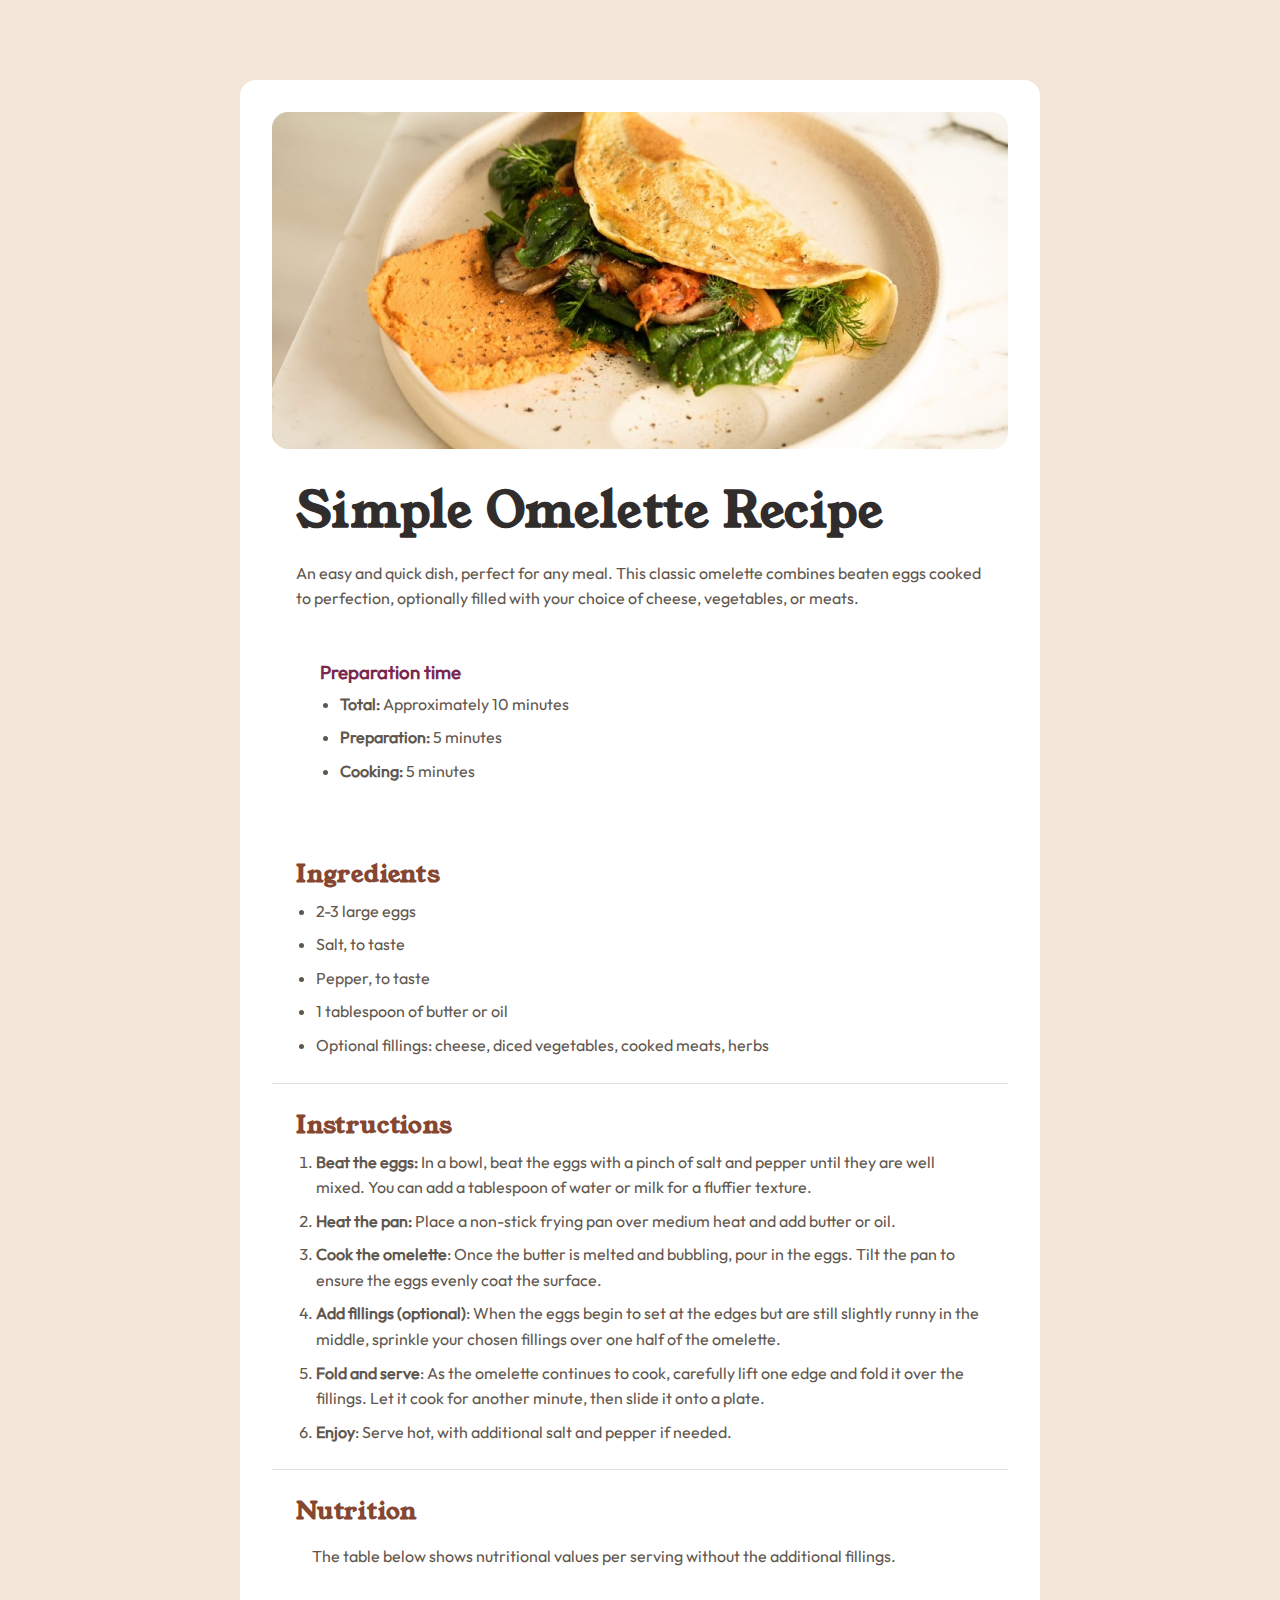
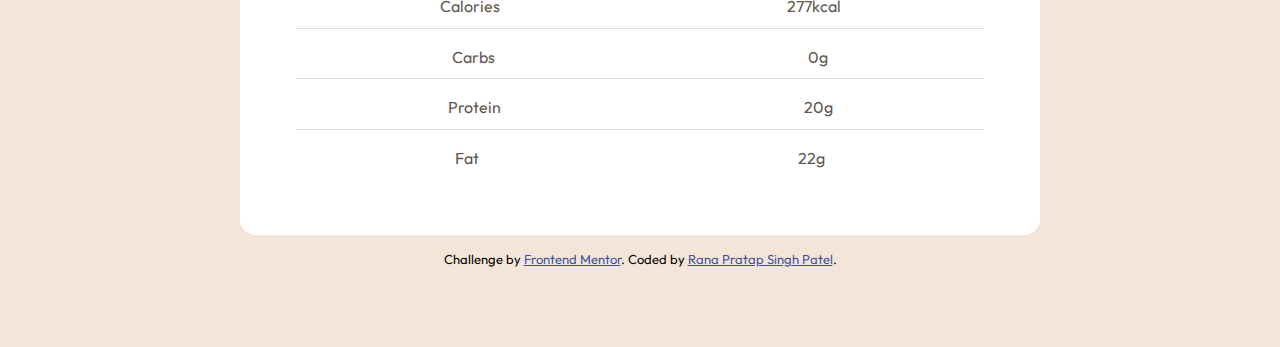
<file: index.html>
<!DOCTYPE html>
<html lang="en">
<head>
  <meta charset="UTF-8">
  <meta name="viewport" content="width=device-width, initial-scale=1.0"> <!-- displays site properly based on user's device -->

  <link rel="icon" type="image/png" sizes="32x32" href="./assets/images/favicon-32x32.png">

  <link rel="stylesheet" href="index.css"/>
  
  <title>Frontend Mentor | Recipe page</title>

 
</head>
<body>
  
  <div class="container">
    <img src="./assets/images/image-omelette.jpeg" alt="error">
    <div class="banner">
      <h1>Simple Omelette Recipe</h1>
    <p > An easy and quick dish, perfect for any meal. This classic omelette combines beaten eggs cooked 
      to perfection, optionally filled with your choice of cheese, vegetables, or meats.</p>
<article>
  <h3> Preparation time</h3>
  <ul>
    <li><strong>Total:</strong> Approximately 10 minutes</li>
    <li><strong>Preparation:</strong> 5 minutes</li>
    <li><strong>Cooking:</strong> 5 minutes</li>
  </ul>
</article>
    
    </div>

    <div class="ingredinets">
      <h2>Ingredients</h2>
    <ul>
      <li>2-3 large eggs</li>
      <li>Salt, to taste</li>
      <li>Pepper, to taste</li>
      <li> 1 tablespoon of butter or oil</li>
      <li>
        Optional fillings: cheese, diced vegetables, cooked meats, herbs</li>
    </ul>
    </div>

  

    <div class="instruction">
      <h2>Instructions</h2>
      <ol>
        <li><strong>Beat the eggs:</strong> In a bowl, beat the eggs with a pinch of salt and pepper until they are well mixed. 
          You can add a tablespoon of water or milk for a fluffier texture.</li>
  
        <li><strong>Heat the pan:</strong> Place a non-stick frying pan over medium heat and add butter or oil.</li>
  
        <li> <strong>Cook the omelette</strong>: Once the butter is melted and bubbling, pour in the eggs. Tilt the pan to ensure 
          the eggs evenly coat the surface.</li>
  
        <li><strong>Add fillings (optional)</strong>: When the eggs begin to set at the edges but are still slightly runny in the 
          middle, sprinkle your chosen fillings over one half of the omelette.
        </li>
  
        <li><strong>Fold and serve</strong>: As the omelette continues to cook, carefully lift one edge and fold it over the 
          fillings. Let it cook for another minute, then slide it onto a plate.</li>
  
        <li><strong>Enjoy</strong>: Serve hot, with additional salt and pepper if needed.</li>
  
      </ol>
    </div>

    

    <div class="nutrition">
      <h2>Nutrition</h2>
    <p>The table below shows nutritional values per serving without the additional fillings.</p>

    <article>
      <ul style="list-style-type: none; padding: 0;"> 
       <li>Calories<span>277kcal</span></li>

       <li>Carbs<span>0g</span></li>

       <li>Protein<span>20g</span></li>

       <li>Fat<span>22g</span></li>
      </ul>
    </article>
    </div>
  </div>

  <div class="attribution">
    Challenge by <a href="https://www.frontendmentor.io?ref=challenge" target="_blank">Frontend Mentor</a>. 
    Coded by <a href="#">Rana Pratap Singh Patel</a>.
  </div>
</body>
</html>
</file>
<file: index.css>
@font-face {
    font-family: outfit;
    src: url(/assets/fonts/outfit/static/Outfit-Regular.ttf) ;
}

@font-face {
    font-family: youngserif;
    src: url(/assets/fonts/young-serif/YoungSerif-Regular.ttf) ;
}

*{
    margin: 0;
    padding: 0;
    box-sizing: border-box;
    font-family: outfit;
}

body{
    background-color:hsl(30, 54%, 90%);
}

.container{
    max-width: 800px;
    margin-inline: auto;
    background-color: #fff;
}

.container div:not(:first-child){
    padding: 1.5rem;
}

img{
    max-width: 100%;
}

h1,h2{
    font-family: youngserif !important;
    color: hsl(14, 45%, 36%);
    letter-spacing: 0.05rem;
}


p,li{
    line-height: 1.6;
    color: hsl(30, 10%, 34%);
}

li{
    margin-top:0.5rem;
}

ul,ol{
    padding-left: 20px;
}

.banner h1{
    margin-bottom: 1rem;
    color:hsl(24, 5%, 18%);
}

.banner article {
    padding: 1.5rem;
    margin-top: 1.5rem;
}

h3{
    color:    hsl(332, 51%, 32%);
    margin-bottom: 0.5rem;
}

.instruction{
    border-top:1px solid hsl(30, 18%, 87%);
    
    border-bottom:1px solid hsl(30, 18%, 87%);
}

.nutrition p{
margin: 1rem;
}

.nutrition ul li{
    display: flex;
    justify-content: space-around;
    border-bottom: 1px solid hsl(30, 18%, 87%);
    padding: 0.5rem 0;
}

.nutrition ul li:last-child{
    border-bottom: none;
}

.attribution { 
    font-size: 13px; 
    text-align: center;
    margin-bottom: 5rem;
    margin-top:1rem;
}

.attribution a { color: hsl(228, 45%, 44%); }

@media (min-width:760px){
    .container{
        margin: 5rem auto 0;
        padding: 2rem;
        border-radius: 1rem;
    }
    img{
        border-radius: 1rem;
    }
    .banner h1{
        font-size: 48px;
    }
}
</file>
